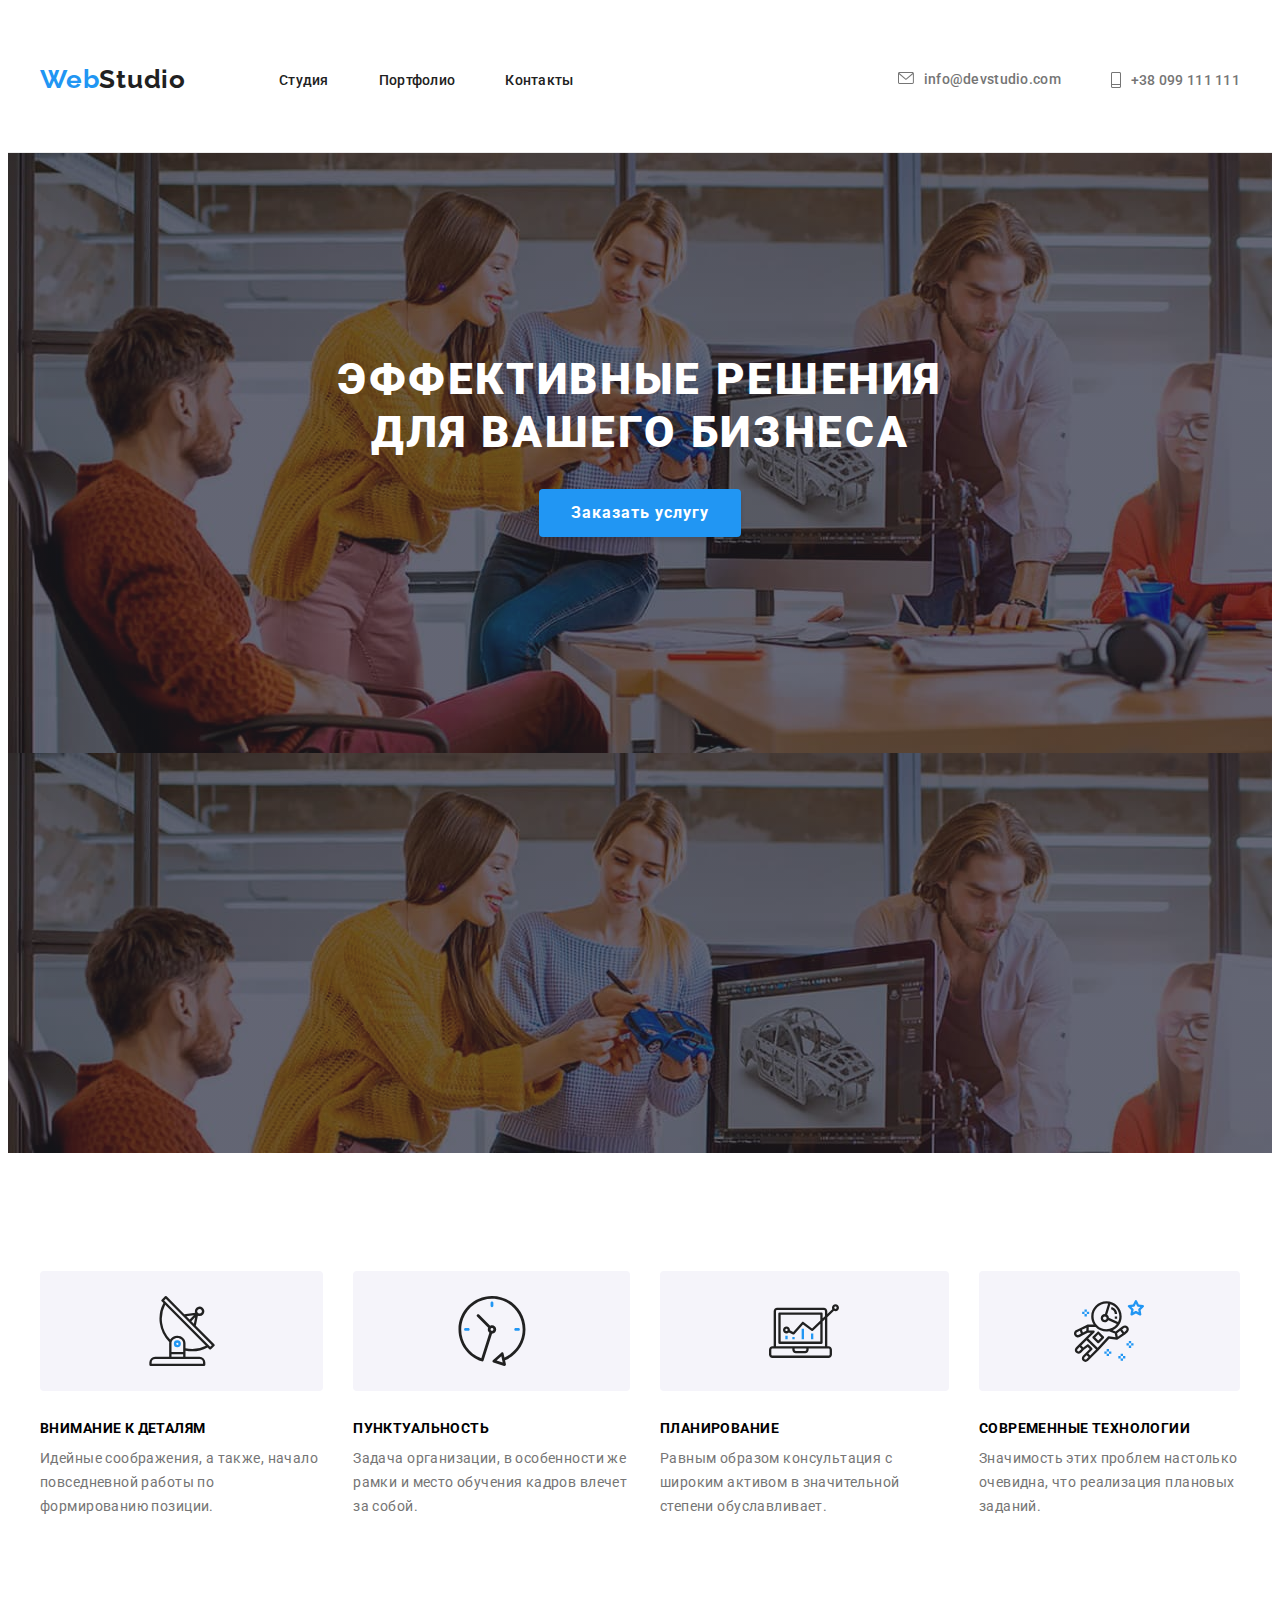
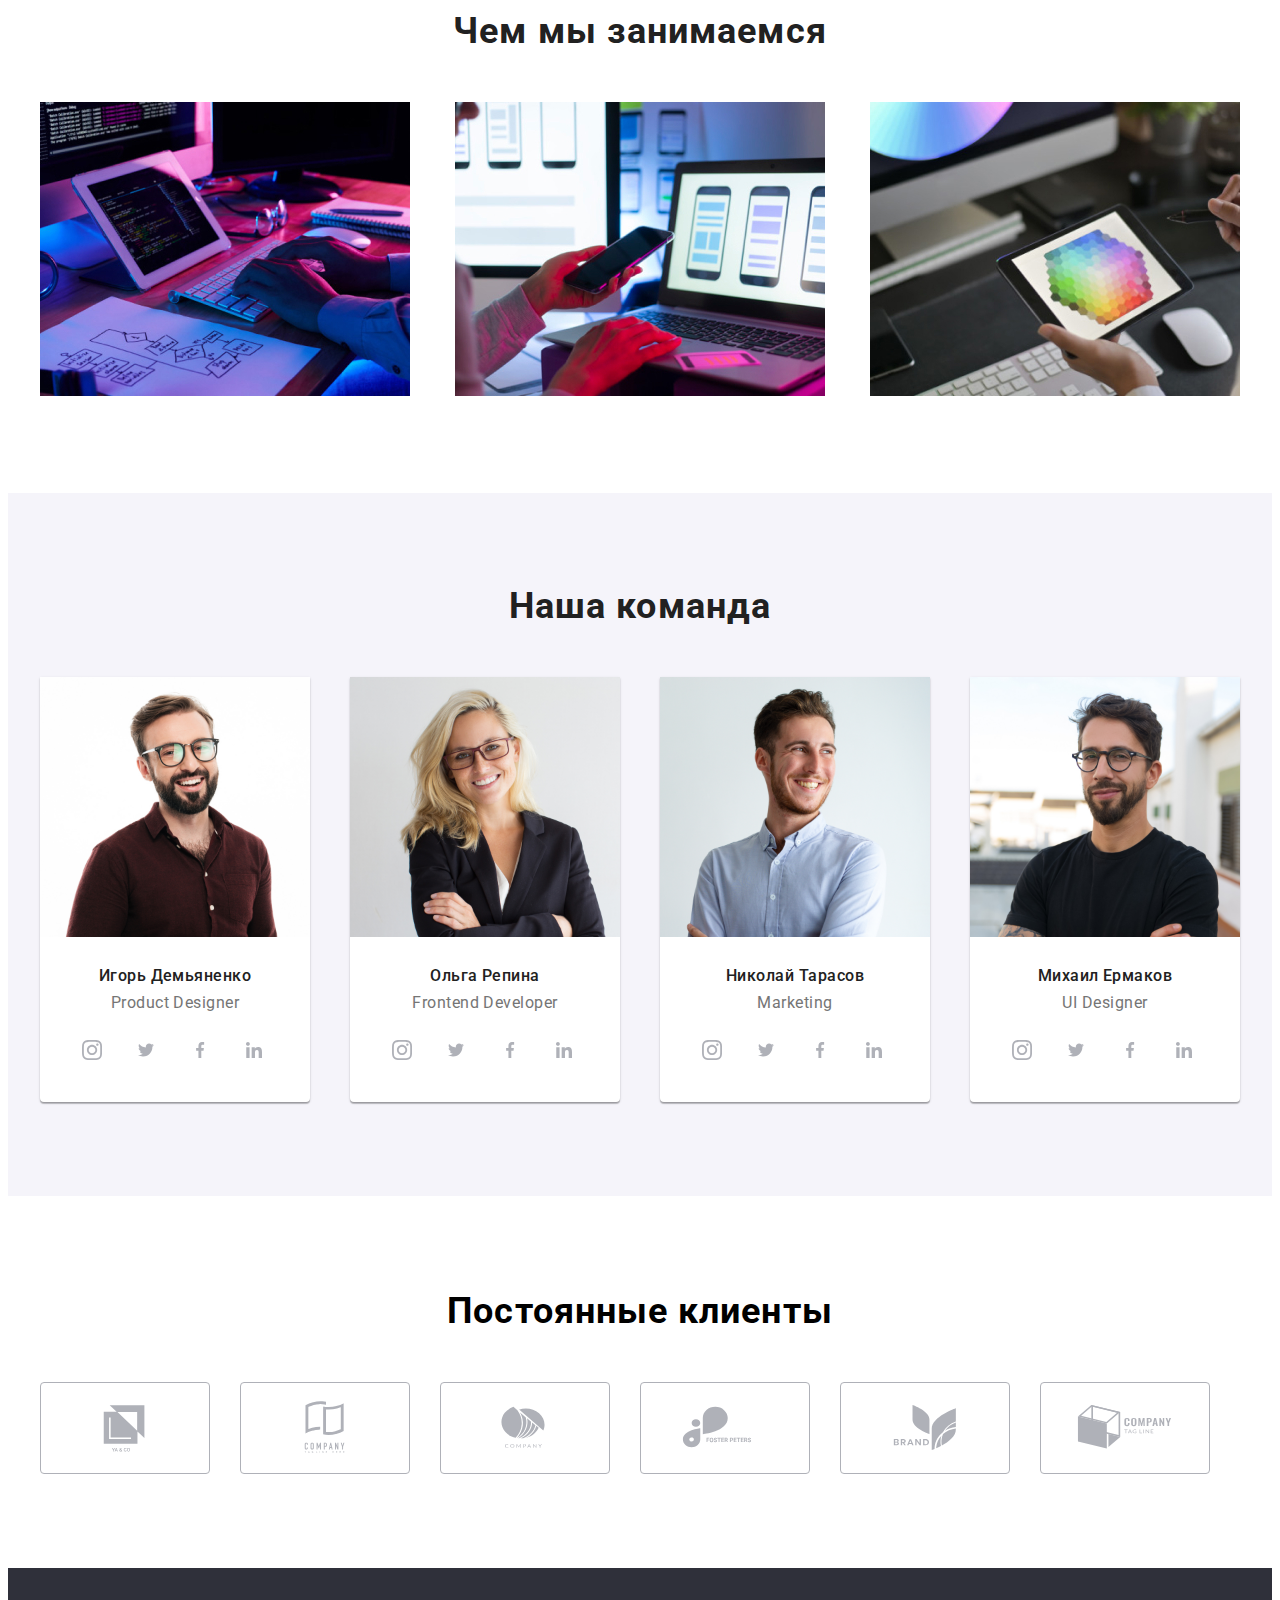
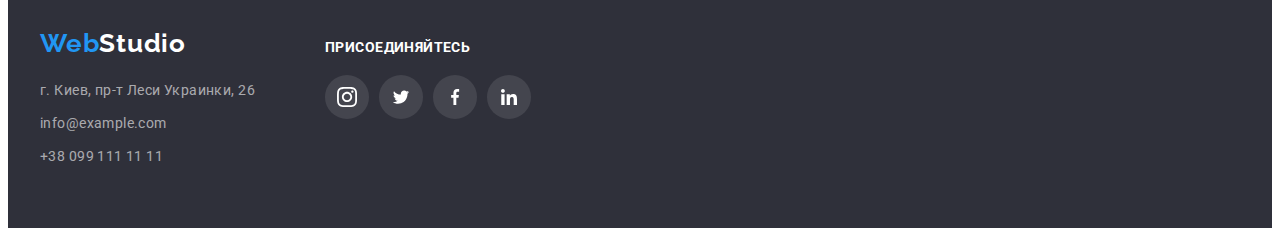
<file: index.html>
<!DOCTYPE html>
<html lang="ru">

<head>

    <meta charset="UTF-8">
    <meta http-equiv="X-UA-Compatible" content="IE=edge">
    <meta name="viewport" content="width=device-width, initial-scale=1.0">
    <title>Document</title>

    <link rel=“preconnect” href=“https://fonts.gstatic.com”> <link rel="preconnect" href="https://fonts.googleapis.com">
    <link rel="preconnect" href="https://fonts.gstatic.com" crossorigin>
    <link rel="preconnect" href="https://fonts.googleapis.com">
    <link rel="preconnect" href="https://fonts.gstatic.com" crossorigin>

    <link
        href="https://fonts.googleapis.com/css2?family=Raleway:wght@700&family=Roboto:wght@400;500;700;900&display=swap"
        rel="stylesheet">

    <link rel="stylesheet" href="https://cdnjs.cloudflare.com/ajax/libs/modern-normalize/1.1.0/modern-normalize.min.css"
        integrity="sha512-wpPYUAdjBVSE4KJnH1VR1HeZfpl1ub8YT/NKx4PuQ5NmX2tKuGu6U/JRp5y+Y8XG2tV+wKQpNHVUX03MfMFn9Q=="
        crossorigin="anonymous" referrerpolicy="no-referrer" />

    <link rel="stylesheet" href="./css/styles.css">

</head>


<body>
    <!--Шапка прошиля-->

    <header class="sectin-start">

        <div class="container header-container ">
            <!--это все навигация ведет к другим страницам или к формам регистрации (кнопки в nav не попадают) -->
            <nav class="nav">

                <a class="logo logo-offset reset-decoration " href="http://127.0.0.1:5500/">Web<span
                        class="logo-color ">Studio</span></a>


                <ul class="list reset-point">
                    <li class="list-item list-andr "><a class="list-link reset-decoration"
                            href="./index.html">Студия</a></li>

                    <li class="list-item list-andr "><a class="list-link reset-decoration"
                            href="./portfolio.html">Портфолио</a></li>

                    <li class="list-item list-andr "><a class="list-link reset-decoration" href="#">Контакты</a></li>
                </ul>
            </nav>
            <div class="mail-tel">

                <ul class="reset-point point-position">

                    <li class="navigation list-andr">
                        <a href="mailto:info@example." class="reset-decoration mail">
                            <svg class="pozition-logo" width="16" height="12">
                                <use href="./images/icons.svg#icon-convert"></use>
                            </svg>
                            info@devstudio.com</a>
                    </li>

                    <li class="navigation list-andr">
                        <a href=":+380991111111" class="reset-decoration tel  ">
                            <svg class="pozition-logo" width="10" height="16">
                                <use href="./images/icons.svg#icon-telefon"></use>
                            </svg>
                            +38 099 111 111 </a>
                    </li>

                </ul>

            </div>
        </div>



    </header>




    <!--Секцеонный елемент в котором главний заголовок и ссилка ( или кнопка) -->

    <section class="first-section">
        <h1 class="text-title">Эффективные решения для вашего бизнеса</h1>
        <button class="button" type="button">Заказать услугу</button>
    </section>



    <!--секция качества над которыми работает сайт  -->
    <section class="section">
        <div class="container">
            <h2 class="hide-text">Чем мы занимаемся</h2>
            <ul class=" reset-point first-section-list">
                <li class="first-section-item">
                    <div class="complex-logo-first">
                        <svg class="logo-first-section" width="70px" height="70px">
                            <use href="./images/icons.svg#icon-antenna"></use>
                        </svg>

                    </div>
                    <h3 class="first-text">Внимание к деталям</h3>
                    <p class="second-text">Идейные соображения, а также, начало повседневной работы по формированию
                        позиции.</p>
                </li>

                <li class="first-section-item">
                    <div class="complex-logo-first">
                        <svg class="logo-first-section" width="70px" height="70px">
                            <use href="./images/icons.svg#icon-clock"></use>
                        </svg>
                    </div>
                    <h3 class="first-text">Пунктуальность</h3>
                    <p class="second-text">Задача организации, в особенности же рамки и место обучения кадров влечет за
                        собой.</p>
                </li>

                <li class="first-section-item">
                    <div class="complex-logo-first">
                        <svg class="logo-first-section" width="70px" height="70px">
                            <use href="./images/icons.svg#icon-diagram"></use>
                        </svg>
                    </div>
                    <h3 class="first-text">Планирование</h3>
                    <p class="second-text">Равным образом консультация с широким активом в значительной степени
                        обуславливает.</p>
                </li>

                <li class="first-section-item">
                    <div class="complex-logo-first">
                        <svg class="logo-first-section" width="70px" height="70px">
                            <use href="./images/icons.svg#icon-astronaut"></use>
                        </svg>
                    </div>
                    <h3 class="first-text">Современные технологии</h3>
                    <p class="second-text">Значимость этих проблем настолько очевидна, что реализация плановых заданий.
                    </p>
                </li>

            </ul>
        </div>

    </section>

    <!--фотоотчет-->
    <section class="section section-offset-reset">

        <div class="container">

            <h2 class="section-title">Чем мы занимаемся</h2>

            <ul class="reset-point activity ">

                <li class="first-title-foto">
                    <img class="foto" src="./images/img-pc.jpg" width="370" alt="человек печатает на клавеатуре">
                </li>

                <li class="first-title-foto">
                    <img class="foto" src="./images/img-notebook.jpg" width="370" alt="в руках техника Apple">
                </li>

                <li class="first-title-foto">
                    <img class="foto" src="./images/img-tablet.jpg" width="370"
                        alt="в руках планшет с диаграмой цветов">
                </li>

            </ul>
        </div>
    </section>




    <!--Фото команды-->
    <section class="section for-section">

        <div class="container">

            <h2 class="section-title five-list ">Наша команда</h2>
            <ul class="reset-point activity ">
                <li class="team-item">
                    <img class="img-five-list" src="./images/img(3).jpg" width="270" alt="парень на фото" />
                    <div class="list-wrap">
                        <h3 class="developer-name">Игорь Демьяненко</h3>
                        <p class="work" lang="en">Product Designer</p>

                        <ul class="social-list reset-point ">
                            <li class="social-list-item">
                                <a href="#" class="social-list-link">
                                    <svg class="social-list-icon" width="20" height="20">
                                        <use href="./images/icons.svg#icon-instagram "></use>
                                    </svg>
                                </a>
                            </li>
                            <li class="social-list-item">
                                <a href="#" class="social-list-link">
                                    <svg class="social-list-icon" width="20" height="16">
                                        <use href="./images/icons.svg#icon-twitter "></use>
                                    </svg>
                                </a>
                            </li>
                            <li class="social-list-item">
                                <a href="#" class="social-list-link">
                                    <svg class="social-list-icon" width="20" height="16">
                                        <use href="./images/icons.svg#icon-facebook "></use>
                                    </svg>
                                </a>
                            </li>
                            <li class="social-list-item">
                                <a href="#" class="social-list-link">
                                    <svg class="social-list-icon" width="20" height="16">
                                        <use href="./images/icons.svg#icon-linkedin"></use>
                                    </svg>
                                </a>
                            </li>
                        </ul>
                    </div>
                </li>
                <!--стилизация логотипов постоянных клиентов!-->
                <li class="team-item">
                    <img class="img-five-list" src="./images/img(2).jpg" width="270" alt="девушка на фото " />
                    <div class="list-wrap">
                        <h3 class="developer-name">Ольга Репина</h3>
                        <p class="work" lang="en">Frontend Developer</p>
                        <ul class="social-list reset-point ">
                            <li class="social-list-item">
                                <a href="#" class="social-list-link">
                                    <svg class="social-list-icon" width="20" height="20">
                                        <use href="./images/icons.svg#icon-instagram "></use>
                                    </svg>
                                </a>
                            </li>
                            <li class="social-list-item">
                                <a href="#" class="social-list-link">
                                    <svg class="social-list-icon" width="20" height="16">
                                        <use href="./images/icons.svg#icon-twitter "></use>
                                    </svg>
                                </a>
                            </li>
                            <li class="social-list-item">
                                <a href="#" class="social-list-link">
                                    <svg class="social-list-icon" width="20" height="16">
                                        <use href="./images/icons.svg#icon-facebook "></use>
                                    </svg>
                                </a>
                            </li>
                            <li class="social-list-item">
                                <a href="#" class="social-list-link">
                                    <svg class="social-list-icon" width="20" height="16">
                                        <use href="./images/icons.svg#icon-linkedin"></use>
                                    </svg>
                                </a>
                            </li>
                        </ul>

                    </div>
                </li>


                <li class="team-item">
                    <img class="img-five-list" src="./images/img(2.1).jpg" width="270" alt="парень на фото" />
                    <div class="list-wrap">
                        <h3 class="developer-name">Николай Тарасов</h3>
                        <p class="work" lang="en">Marketing</p>
                        <ul class="social-list reset-point ">
                            <li class="social-list-item">
                                <a href="#" class="social-list-link">
                                    <svg class="social-list-icon" width="20" height="20">
                                        <use href="./images/icons.svg#icon-instagram "></use>
                                    </svg>
                                </a>
                            </li>
                            <li class="social-list-item">
                                <a href="#" class="social-list-link">
                                    <svg class="social-list-icon" width="20" height="16">
                                        <use href="./images/icons.svg#icon-twitter "></use>
                                    </svg>
                                </a>
                            </li>
                            <li class="social-list-item">
                                <a href="#" class="social-list-link">
                                    <svg class="social-list-icon" width="20" height="16">
                                        <use href="./images/icons.svg#icon-facebook "></use>
                                    </svg>
                                </a>
                            </li>
                            <li class="social-list-item">
                                <a href="#" class="social-list-link">
                                    <svg class="social-list-icon" width="20" height="16">
                                        <use href="./images/icons.svg#icon-linkedin"></use>
                                    </svg>
                                </a>
                            </li>
                        </ul>
                    </div>
                </li>

                <li class="team-item">
                    <img class="img-five-list" src="./images/img(1).jpg" width="270" alt="парень на фото" />
                    <div class="list-wrap">
                        <h3 class="developer-name">Михаил Ермаков</h3>
                        <p class="work" lang="en">UI Designer</p>
                        <ul class="social-list reset-point ">
                            <li class="social-list-item">
                                <a href="#" class="social-list-link">
                                    <svg class="social-list-icon" width="20" height="20">
                                        <use href="./images/icons.svg#icon-instagram "></use>
                                    </svg>
                                </a>
                            </li>
                            <li class="social-list-item">
                                <a href="#" class="social-list-link">
                                    <svg class="social-list-icon" width="20" height="16">
                                        <use href="./images/icons.svg#icon-twitter "></use>
                                    </svg>
                                </a>
                            </li>
                            <li class="social-list-item">
                                <a href="#" class="social-list-link">
                                    <svg class="social-list-icon" width="20" height="16">
                                        <use href="./images/icons.svg#icon-facebook "></use>
                                    </svg>
                                </a>
                            </li>
                            <li class="social-list-item">
                                <a href="#" class="social-list-link">
                                    <svg class="social-list-icon" width="20" height="16">
                                        <use href="./images/icons.svg#icon-linkedin"></use>
                                    </svg>
                                </a>
                            </li>
                        </ul>
                    </div>
                </li>
            </ul>
        </div>
    </section>

    <!--секция с клиентами-->
    <section class="klaints section">
        <div class="container">
            <h3 class="title-klaints ">Постоянные клиенты</h3>
            <ul class="list-klaints reset-point ">
                <li class="lists-klaints">
                    <a href="#" class="klaints-logo">
                        <svg class="imeges-claints-logo" width="170px" height="92px">
                            <use href="./images/icons.svg#icon-Logo--ya-co"></use>
                        </svg>
                    </a>
                </li>

                <li class="lists-klaints">
                    <a href="#" class="klaints-logo">
                        <svg class="imeges-claints-logo" width="100%" height="100%">
                            <use href="./images/icons.svg#icon-Logo-tagline-here "></use>
                        </svg>
                    </a>
                </li>

                <li class="lists-klaints">
                    <a href="#" class="klaints-logo">
                        <svg class="imeges-claints-logo" width="100%" height="100%">
                            <use href="./images/icons.svg#icon-Logo-compani"></use>
                        </svg>
                    </a>
                </li>

                <li class="lists-klaints">
                    <a href="#" class="klaints-logo">
                        <svg class="imeges-claints-logo" width="100%" height="100%">
                            <use href="./images/icons.svg#icon-Logo-foster-perets"></use>
                        </svg>
                    </a>
                </li>

                <li class="lists-klaints">
                    <a href="#" class="klaints-logo">
                        <svg class="imeges-claints-logo" width="100%" height="100%">
                            <use href="./images/icons.svg#icon-Logo-brand"></use>
                        </svg>
                    </a>
                </li>

                <li class="lists-klaints">
                    <a href="#" class="klaints-logo">
                        <svg class="imeges-claints-logo" width="100%" height="100%">
                            <use href="./images/icons.svg#icon-Logo-tag-here"></use>
                        </svg>
                    </a>
                </li>


            </ul>


        </div>
    </section>




    <!--Подвал-->
    <footer class="footer">
        <!--Ссылка навигация -->
        <div class="container block-too">

            <div class="footer-box">
                <a class="footer-logo logo reset-decoration" href="http://127.0.0.1:5500/">Web<span
                        class="logo-color-second">Studio</span></a>
                <address>

                    <ul class="footer-list">
                        <li class="footer-item"><a class="reset-decoration footer-link "
                                href="https://www.google.com.ua/maps/place/%D0%B1%D1%83%D0%BB.+%D0%9B%D0%B5%D1%81%D0%B8+%D0%A3%D0%BA%D1%80%D0%B0%D0%B8%D0%BD%D0%BA%D0%B8,+26,+%D0%9A%D0%B8%D0%B5%D0%B2,+02000/@50.4265841,30.5361971,17z/data=!3m1!4b1!4m5!3m4!1s0x40d4cf0e033ecbe9:0x57a4dffefec77da0!8m2!3d50.4265807!4d30.5383858?hl=ru">г.
                                Киев, пр-т Леси Украинки, 26</a>

                        <li class="footer-item"><a class="reset-decoration  footer-link"
                                href="mailto:info@example.com">info@example.com</a></li>

                        <li class="footer-item"><a class="reset-decoration  footer-link" href="tel:+380991111111">+38
                                099
                                111 11 11</a></li>
                    </ul>

                </address>

            </div>




            <div class="footer-box-last">
                <h4 class="paragraph-footer">присоединяйтесь</h4>
                <ul class=" reset-point title-network">
                    <li class="title-network-list">
                        <a href="#" class="link-footer">
                            <svg class="title-network-icon" width="20px" height="20px">
                                <use href="./images/icons.svg#icon-instagram "></use>

                            </svg>
                        </a>
                    </li>

                    <li class="title-network-list">
                        <a href="#" class="link-footer">
                            <svg class="title-network-icon" width="20px" height="16.25px">
                                <use href="./images/icons.svg#icon-twitter"></use>

                            </svg>
                        </a>
                    </li>

                    <li class="title-network-list">
                        <a href="#" class="link-footer">
                            <svg class="title-network-icon" width="20px" height="16px">
                                <use href="./images/icons.svg#icon-facebook "></use>

                            </svg>
                        </a>
                    </li>

                    <li class="title-network-list">
                        <a href="#" class="link-footer">
                            <svg class="title-network-icon" width="20px" height="16px">
                                <use href="./images/icons.svg#icon-linkedin"></use>

                            </svg>
                        </a>
                    </li>
                </ul>

            </div>

        </div>

    </footer>

</body>

</html>
</file>
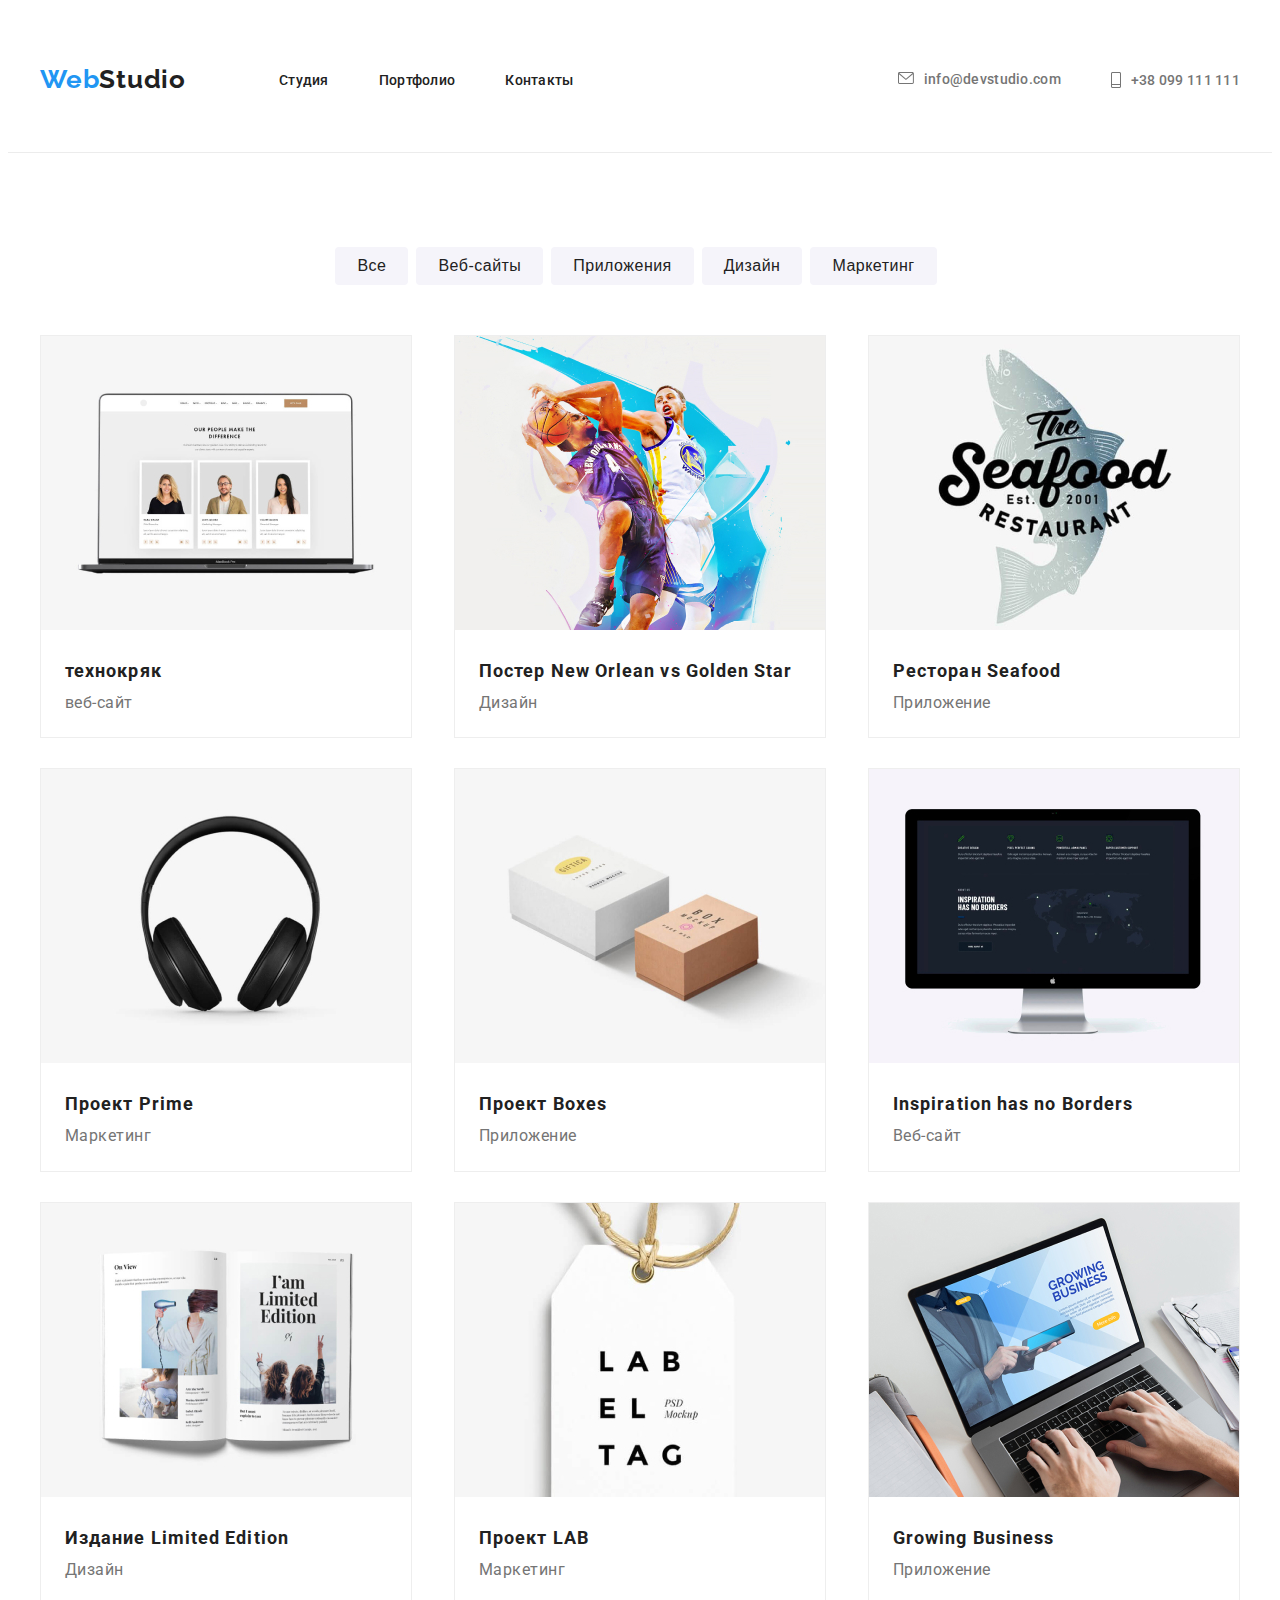
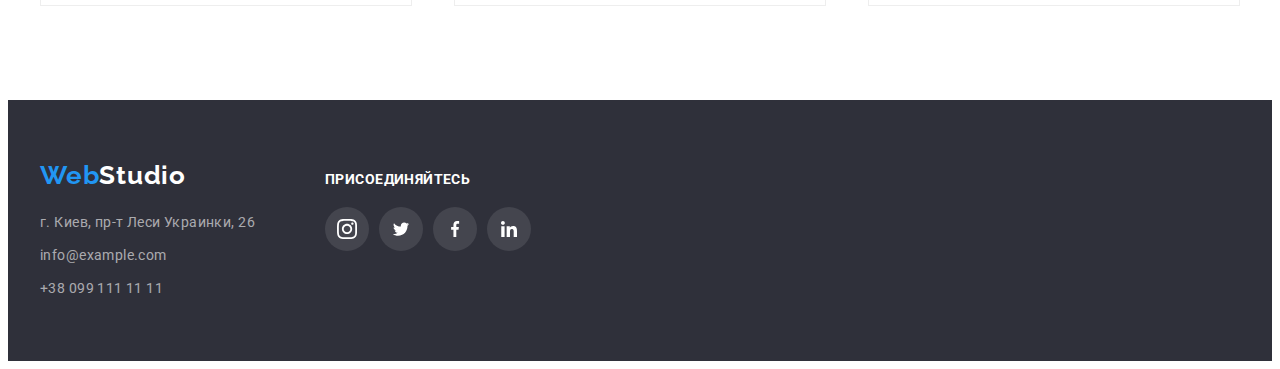
<file: portfolio.html>
<!DOCTYPE html>
<html lang="ru">

<head>

  <meta charset="UTF-8">
  <meta http-equiv="X-UA-Compatible" content="IE=edge">
  <meta name="viewport" content="width=device-width, initial-scale=1.0">
  <title>portfolio</title>

  <link rel=“preconnect” href=“https://fonts.gstatic.com”> <link rel="preconnect" href="https://fonts.googleapis.com">
  <link rel="preconnect" href="https://fonts.gstatic.com" crossorigin>
  <link
    href="https://fonts.googleapis.com/css2?family=Raleway:wght@700&family=Roboto:ital,wght@0,400;0,500;0,900;1,700&display=swap"
    rel="stylesheet">

  <link rel="stylesheet" href="https://cdnjs.cloudflare.com/ajax/libs/modern-normalize/1.1.0/modern-normalize.min.css"
    integrity="sha512-wpPYUAdjBVSE4KJnH1VR1HeZfpl1ub8YT/NKx4PuQ5NmX2tKuGu6U/JRp5y+Y8XG2tV+wKQpNHVUX03MfMFn9Q=="
    crossorigin="anonymous" referrerpolicy="no-referrer" />


  <link rel="stylesheet" href="./css/styles.css">

</head>



<!--тело документа-->

<body>

  <!--Шапка пр-->
  <header class="sectin-start-portfolio">

    <div class="container header-container ">

      <nav class="nav">
        <a class="logo logo-offset reset-decoration" href="http://127.0.0.1:5500/">Web<span
            class="logo-color">Studio</span></a>


        <ul class="list reset-point">
          <li class="list-item list-andr "><a class="list-link reset-decoration" href="index.html">Студия</a>
          </li>

          <li class="list-item list-andr "><a class="list-link reset-decoration" href="./portfolio.html">Портфолио</a>
          </li>

          <li class="list-item list-andr "><a class="list-link reset-decoration" href="#">Контакты</a></li>
        </ul>
      </nav>



      <div class="mail-tel">

        <ul class="reset-point">

          <li class="navigation list-andr">
            <a href="mailto:info@example." class="reset-decoration mail">
              <svg class="pozition-logo" width="16" height="12">
                <use href="./images/icons.svg#icon-convert"></use>
              </svg>
              info@devstudio.com</a>
          </li>

          <li class="navigation list-andr">
            <a href=":+380991111111" class="reset-decoration tel  ">
              <svg class="pozition-logo" width="10" height="16">
                <use href="./images/icons.svg#icon-telefon"></use>
              </svg>
              +38 099 111 111 </a>
          </li>

        </ul>



      </div>

    </div>

  </header>



  <!-- список кнопок  (однотипный контент ) -->
  <main>
    <section class="section-offset-bottom">
      <div class="container">
        <ul class="reset-point  section-list-buttons">
          <li class="lisr-buttons">
            <button class="btn" type="button">Все</button>
          </li>
          <li class="lisr-buttons">
            <button class="btn" type="button">Веб-сайты</button>
          </li>

          <li class="lisr-buttons">
            <button class="btn" type="button">Приложения</button>
          </li>

          <li class="lisr-buttons">
            <button class="btn" type="button">Дизайн</button>
          </li>

          <li class="lisr-buttons">
            <button class="btn" type="button">Маркетинг</button>
          </li>
        </ul>

        <!--секция карточки товара -->

        <ul class="reset-point establishment-cards">
          <li class="container-cards">
            <img class="card" src="./images/portfolio/img.jpg" width="370"
              alt=" три человека на картине , с описанием их рода деятелности ">
            <div class="establishment-cards-wrap">
              <h2 class="name-progect">технокряк</h2>
              <p class="specification">веб-сайт</p>
            </div>
          </li>

          <li class="container-cards">
            <img class="card" src="./images/portfolio/img(1).jpg" width="370" alt="Два парня играют в баскетбол">
            <div class="establishment-cards-wrap">
              <h2 class="name-progect">Постер New Orlean vs Golden Star</h2>
              <p class="specification">Дизайн</p>
            </div>
          </li>

          <li class="container-cards">
            <img class="card" src="./images/portfolio/img(2).jpg" width="370"
              alt="логотип ресторана который називается seaFood">
            <div class="establishment-cards-wrap">
              <h2 class="name-progect">Ресторан Seafood</h2>
              <p class="specification">Приложение</p>
            </div>

          </li>

          <li class="container-cards">
            <img class="card" src="./images/portfolio/img(3).jpg" width="370" alt="Наушники">
            <div class="establishment-cards-wrap">
              <h2 class="name-progect">Проект Prime</h2>
              <p class="specification">Маркетинг</p>
            </div>
          </li>

          <li class="container-cards">
            <img class="card" src="./images/portfolio/img(4).jpg" width="370" alt="Две картоновых коробки">
            <div class="establishment-cards-wrap">
              <h2 class="name-progect">Проект Boxes</h2>
              <p class="specification">Приложение</p>
            </div>
          </li>

          <li class="container-cards">
            <img class="card" src="./images/portfolio/img(5).jpg" width="370" alt="Монитор">
            <div class="establishment-cards-wrap">
              <h2 class="name-progect">Inspiration has no Borders</h2>
              <p class="specification">Веб-сайт</p>
            </div>
          </li>

          <li class="container-cards">
            <img class="card" src="./images/portfolio/img(6).jpg" width="370" alt="Книга">
            <div class="establishment-cards-wrap">
              <h2 class="name-progect">Издание Limited Edition</h2>
              <p class="specification">Дизайн</p>
            </div>
          </li>

          <li class="container-cards">
            <img class="card" src="./images/portfolio/img(7).jpg" width="370" alt="абривиатура">
            <div class="establishment-cards-wrap">
              <h2 class="name-progect">Проект LAB</h2>
              <p class="specification">Маркетинг</p>
            </div>
          </li>

          <li class="container-cards">
            <img class="card" src="./images/portfolio/img(8).jpg" width="370" alt="Парень печатает на клавеатуре">
            <div class="establishment-cards-wrap">
              <h2 class="name-progect">Growing Business</h2>
              <p class="specification">Приложение</p>
            </div>
          </li>
        </ul>
      </div>
    </section>
  </main>

  <!--Подвал-->
  <footer class="footer">
    <!--Ссылка навигация -->
    <div class="container block-too">

      <div class="footer-box">
        <a class="footer-logo logo reset-decoration" href="http://127.0.0.1:5500/">Web<span
            class="logo-color-second">Studio</span></a>
        <address>

          <ul class="footer-list">
            <li class="footer-item"><a class="reset-decoration footer-link "
                href="https://www.google.com.ua/maps/place/%D0%B1%D1%83%D0%BB.+%D0%9B%D0%B5%D1%81%D0%B8+%D0%A3%D0%BA%D1%80%D0%B0%D0%B8%D0%BD%D0%BA%D0%B8,+26,+%D0%9A%D0%B8%D0%B5%D0%B2,+02000/@50.4265841,30.5361971,17z/data=!3m1!4b1!4m5!3m4!1s0x40d4cf0e033ecbe9:0x57a4dffefec77da0!8m2!3d50.4265807!4d30.5383858?hl=ru">г.
                Киев, пр-т Леси Украинки, 26</a>

            <li class="footer-item"><a class="reset-decoration  footer-link"
                href="mailto:info@example.com">info@example.com</a></li>

            <li class="footer-item"><a class="reset-decoration  footer-link" href="tel:+380991111111">+38
                099
                111 11 11</a></li>
          </ul>

        </address>

      </div>




      <div class="footer-box-last">
        <h4 class="paragraph-footer">присоединяйтесь</h4>
        <ul class=" reset-point title-network">
          <li class="title-network-list">
            <a href="#" class="link-footer">
              <svg class="title-network-icon" width="20px" height="20px">
                <use href="./images/icons.svg#icon-instagram "></use>

              </svg>
            </a>
          </li>

          <li class="title-network-list">
            <a href="#" class="link-footer">
              <svg class="title-network-icon" width="20px" height="16.25px">
                <use href="./images/icons.svg#icon-twitter"></use>

              </svg>
            </a>
          </li>

          <li class="title-network-list">
            <a href="#" class="link-footer">
              <svg class="title-network-icon" width="20px" height="16px">
                <use href="./images/icons.svg#icon-facebook "></use>

              </svg>
            </a>
          </li>

          <li class="title-network-list">
            <a href="#" class="link-footer">
              <svg class="title-network-icon" width="20px" height="16px">
                <use href="./images/icons.svg#icon-linkedin"></use>

              </svg>
            </a>
          </li>
        </ul>

      </div>




    </div>





  </footer>

</body>

</html>
</file>
<file: css/styles.css>
/* Шрифт для всего тела */
body {
  font-family: "Roboto", sans-serif;
  font-size: 14px;
  letter-spacing: 0.03em;
  color: var(--first-text-color);
  box-sizing: border-box;
}

/*переменная для цвета и шрифта */
:root {
  --color-accent: #2196f3;
  --color-main: #212121;
  --color-white: #ffffff;
  --second-color: #757575;
  --for-section: #f5f4fa;
  --color-footer: #2f303a;
  --color-icon:#AFB1B8;
  --background-icon: rgba(255, 255, 255, 0.1);
}

/* обнуляем стили*/

h1,
h2,
h3,
h4,
h5,
h6 {
  margin: 0;
}

p {
  margin-top: 0;
  margin-bottom: 0;
}
ul {
  margin: 0;
  padding: 0;
}

button {
  cursor: pointer;
}
/* позиционорование */

.container {
  max-width: 1200px;
  padding-left: 15px;
  padding-right: 15px;
  margin: 0 auto;
}
.logo-offset {
  margin-right: 93px;
}

.list-andr:not(:last-child) {
  margin-right: 50px;
}

.navigation{
 align-items: center;
 
}
.reset-point{
  align-items: center;
  display: flex;
}

.sectin-start{
border-bottom: 1px solid #ECECEC;
 margin: 0px;
}

.sectin-start-portfolio{
 border-bottom: 1px solid #ECECEC;
}
.nav {
  height: 80px;
  padding: 32px 0;
  display: flex;
  align-items: center;
  
}

.header-container{
  display: flex;
  align-items: center;
  margin-left: auto;
}


.navigation{
  display: flex;
  align-items: center;
}

.mail-tel{
  display: flex;
  margin-left: auto;
  align-items: center;
}


.second-text {
  padding-top: 10px;
}



/* стилизируем сексцию чем мы занимаемся */


*, ::before ::after {
  box-sizing:border-box;
}



.complex-logo-first{
  display: flex;
  align-items: center;
  justify-content: center;
  min-height: 120px;
  background:var(--for-section);
  border-radius: 4px;
  margin-bottom: 30px;
}

.first-section-item:not(:last-child) {
  margin-right: 30px;
}

/* .first-section-item {
  flex: 1 1 270px;
} */
/*-Закончили позийионирование секцию чем мы занимаемся -*/

.first-text {
  font-style: normal;
  font-weight: bold;
  font-size: 14px;
  line-height: 1.1;
  letter-spacing: 0.03em;
  text-transform: uppercase;
}

.second-text {
  font-family: roboto, sans-serif;
  font-style: normal;
  font-weight: normal;
  font-size: 14px;
  line-height: 24px;
  letter-spacing: 0.03em;
  color:var(--second-color);
}




.section {
  padding: 94px 0;
}

.section-offset-reset {
  padding: 0 0 94px;
}

.section-offset-bottom {
  padding-bottom: 94px;
  padding-top: 94px;
}

.list-wrap {
  padding: 30px;
  text-align: center;
}

.work {
  line-height: 1.2;
}
.activity {
  display: flex;
  align-items: stretch;
  justify-content: space-between;
}

.team-item {

  background: #FFFFFF;
  box-shadow: 0px 1px 3px rgba(0, 0, 0, 0.12), 0px 1px 1px rgba(0, 0, 0, 0.14),
    0px 2px 1px rgba(0, 0, 0, 0.2);
  border-radius: 0px 0px 4px 4px;

}
.img-five-list {
  display: flex;
  justify-content: space-between;
}

/* портфолио */
.section-list-buttons {
  margin-bottom: 50px;
  display: flex;
  justify-content: center;
}

.lisr-buttons:not(last-child) {
  margin-right: 8px;
  display: flex;
  justify-content: space-around;
}

.establishment-cards {
  display: flex;
  justify-content: space-between;
  flex-wrap: wrap;
}

.establishment-cards-wrap {
  padding: 20px 24px;
}

.container-cards {
  background: #ffffff;
  border: 1px solid #eeeeee;
  box-sizing: border-box;
  margin-bottom: 30px;
  padding: 0;

}
.container-cards:hover{
  box-shadow: 0px 1px 1px rgba(0, 0, 0, 0.12),
  0px 4px 4px rgba(0, 0, 0, 0.06),
  1px 4px 6px rgba(0, 0, 0, 0.16);
}
.container-cards:nth-last-child(-n + 3) {
  margin-bottom: 0;
}

/* cкрыли текст*/
.hide-text {
  visibility: hidden;
}

/*скидывает точки со списков li*/
.reset-point {
  list-style: none;
}

/*забираю подчеркивание с сылок */
.reset-decoration {
  text-decoration: none;
}

address {
  font-style: normal;
}

.logo {
  font-family: Raleway;
  font-weight: bold;
  font-size: 26px;
  line-height: 1.2;
  letter-spacing: 0.03em;
  color: var(--color-accent);
}

.logo-color {
  color: var(--color-main);
}

/* футер */
.logo-color-second {
  color: var(--color-white);
}

/* навигация */
.list-link {
  font-family: Roboto;
  font-style: normal;
  font-weight: 500;
  font-size: 14px;
  line-height: 1.1;
  letter-spacing: 0.02em;
  color: var(--color-main);
}
.list-link:hover,
.list-link:focus {
  color: var(--color-accent);
}
/* конец позиционирования */

/* ховер и фокус силлка и лого*/
.pozition-logo {
  margin-right: 10px;
  cursor: pointer;
  fill: currentColor;
}

.mail{
  display: flex;
  font-style: normal;
  font-weight: 500;
  font-size: 14px;
  line-height: 1.1;
  letter-spacing: 0.02em;

  color: var(--second-color);
  justify-content: center;
}
.mail:hover{
  color: var(--color-accent);
}

.tel {
  display: flex;
  font-style: normal;
  font-weight: 500;
  font-size: 14px;
  letter-spacing: 0.02em;

  color: var(--second-color);
}
.tel:hover{
  color:var(--color-accent);
}

/* ховер и фокус силлка и лого end. */

.first-section {
 
  max-width: 1600px;
  flex-direction: column;
  min-height: 600px;
  justify-content: center;
  align-items: center;

  padding: 200px 0;
  text-align: center;
  background: var(--color-footer);
  margin: 0px;
  
  
  background-image: linear-gradient(rgba(47, 48, 58, 0.4), rgba(47, 48, 58, 0.4 )), url(../images/hero-bg);
  margin:0 auto;
}


.text-title {
  max-width: 696px;
  margin: 0 auto 30px;

  font-style: normal;
  font-weight: 900;
  font-size: 44px;
  line-height: 1.2;

  text-align: center;
  letter-spacing: 0.06em;
  text-transform: uppercase;

  color: var(--color-white);
}
.button {
    display: inline-block;
    background-color: var(--color-accent);
    box-shadow: 0px 4px 4px rgba(0, 0, 0, 0.15);
    border-radius: 4px;
    border: 0px;
    cursor: pointer;
    padding: 10px 32px;
    font-family: Roboto;
    font-style: normal;
    font-weight: bold;
    font-size: 16px;
    line-height: 1.8;

    letter-spacing: 0.06em;

    color: var(--color-white);
} */
 

button {
  cursor: pointer;
} 

.btn { 
  font-style: normal;
  font-weight: 500;
  font-size: 16px;
  line-height: 1.6;

  text-align: center;
  letter-spacing: 0.03em;

  color: var(--color-main);

  background: #f5f4fa;
  border-radius: 4px;
  padding: 6px 22px;
  border: none;
  justify-content: space-around;


}

.btn:hover {
  color: var(--color-white);
  background-color: var(--color-accent);
    box-shadow: 0px 3px 1px rgba(0, 0, 0, 0.1),
    0px 1px 2px rgba(0, 0, 0, 0.08),
    0px 2px 2px rgba(0, 0, 0, 0.12);
}

/* карточки товара */
.card {
  cursor: pointer;
}

/* фотоотчет */

.section-title {
  font-style: normal;
  font-weight: bold;
  font-size: 36px;
  line-height: 1.1;

  letter-spacing: 0.03em;

  color: var(--color-main);
  margin-bottom: 50px;
  text-align: center;
}

  /* фото команды */
.for-section {
  background-color: #eee;;
  background-color: var(--for-section);
}

.developer-name {
  margin-bottom: 10px;

  font-style: normal;
  font-weight: 500;
  font-size: 16px;
  line-height: 1.1;
  /* identical to box height */

  letter-spacing: 0.03em;

  color: var(--color-main);
  cursor: pointer;
}
.work {
  font-style: normal;
  font-weight: normal;
  font-size: 16px;
  line-height: 1.1;
  /* identical to box height */

  letter-spacing: 0.03em;

  color: var(--second-color);
  cursor: pointer;
  margin-bottom: 16px;
}

/* подвал */
.footer {
  padding: 60px 0;
  background: var(--color-footer);
}

.footer-logo {
  display: inline-flex;
  margin-bottom: 20px;
}

/* навигация подвала */

.footer-link {
  font-style: normal;
  font-weight: normal;
  font-size: 14px;
  line-height: 1.7;
 
  letter-spacing: 0.03em;

  color: rgba(255, 255, 255, 0.6);
}
.footer-link:hover {
  color: var(--color-white);
}

.footer-item:not(:last-child) {
  margin-bottom: 9px;
}

.footer-item{
display:flex;
align-items:center;
}

/*секция карточки товара */
.name-progect {
  font-style: normal;
  font-weight: bold;
  font-size: 18px;
  line-height: 2;

  letter-spacing: 0.06em;

  color: var(--color-main);
  cursor: pointer;
}

.specification {
  font-family: Roboto;
  font-style: normal;
  font-weight: normal;
  font-size: 16px;
  line-height: 1.8;

  letter-spacing: 0.03em;

  color: var(--second-color);
  cursor: pointer;
}

/* стиль иконок наша команда*/

.social-list-item{
  width: 44px;
  height: 44px;
}

.social-list-item:not(:last-child) {
  margin-right: 10px;
}

.social-list-icon{
  fill:var(--color-icon);


}

.social-list-link:hover,
.social-list-link:focus {
  background-color: var(--color-accent);
}

.social-list-link:hover .social-list-icon,
.social-list-link:focus .social-list-icon {
  fill: var(--color-white);
}


.social-list-link{
width: 100%;
height: 100%;
display:flex;
justify-content: center;
align-items: center;
background-color:transparent;
border-radius: 50%;
}


/*стилизипункм (лого) постоянные клиенты*/
.title-klaints {
  font-size: 36px;
  line-height: 42px;
  text-align: center;
  letter-spacing: 0.03em;
  padding-bottom: 50px;

  
}


.klaints-logo{
  display:flex;
  justify-content: center;
  align-items: center;

  border: 1px solid var(--color-icon);
  box-sizing: border-box;
  border-radius: 4px;

  width: 170px;
  height: 92px;
}

.imeges-claints-logo{
  width: 106px;
  height: 60px;
}

.imeges-claints-logo{
  fill: var(--color-icon);
}

.klaints-logo:hover,
.klaints-logo:focus{
  border-color: var(--color-accent);
  fill: var(--color-accent);
}


.imeges-claints-logo:hover, 
.imeges-claints-logo:focus {
  fill: var(--color-accent);
}



.lists-klaints:not(:last-child) {
  margin-right: 30px;
}


/*ссылки соц-сетей подвал*/

 .paragraph-footer {
font-size: 14px;
line-height: 16px;
letter-spacing: 0.03em;
text-transform: uppercase;
cursor: pointer;
color:var(--color-white);
} 


.footer-box-last{
  padding: 0px 0px 0px 70px;
}



.title-network-list:not(:last-child) {
  margin-right: 10px;
}


.block-too{
  display: flex;
  align-items: baseline;
}

.title-network{
  margin-top: 20px;
}

.title-network-list {
 width: 44px;
 height: 44px;
}
.link-footer{
  width: 100%;
  height: 100%;
  display:flex;
  justify-content: center;
  align-items: center;
  background-color:transparent;
  border-radius: 50%;
  fill:var(--color-white);
  background:var(--background-icon);
  ;
}

.link-footer:hover {
background-color: var(--color-accent);
}
</file>
